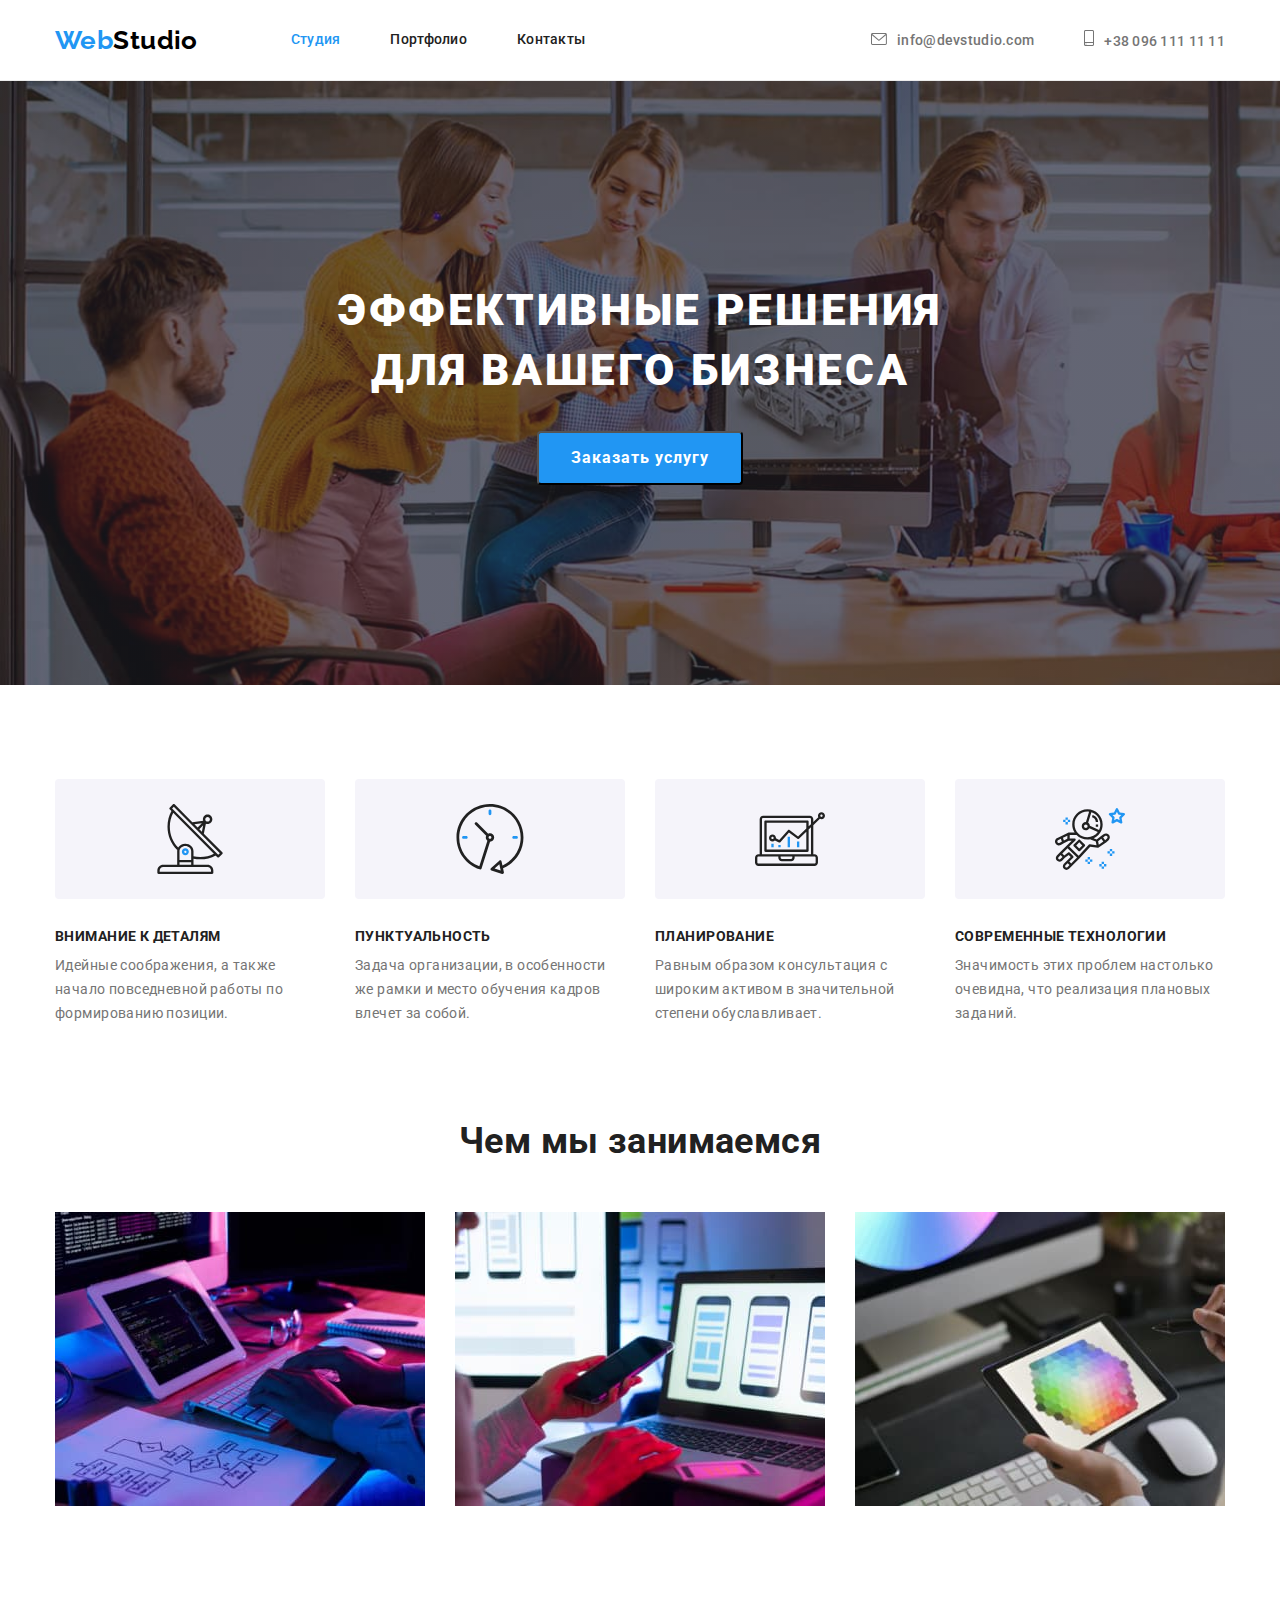
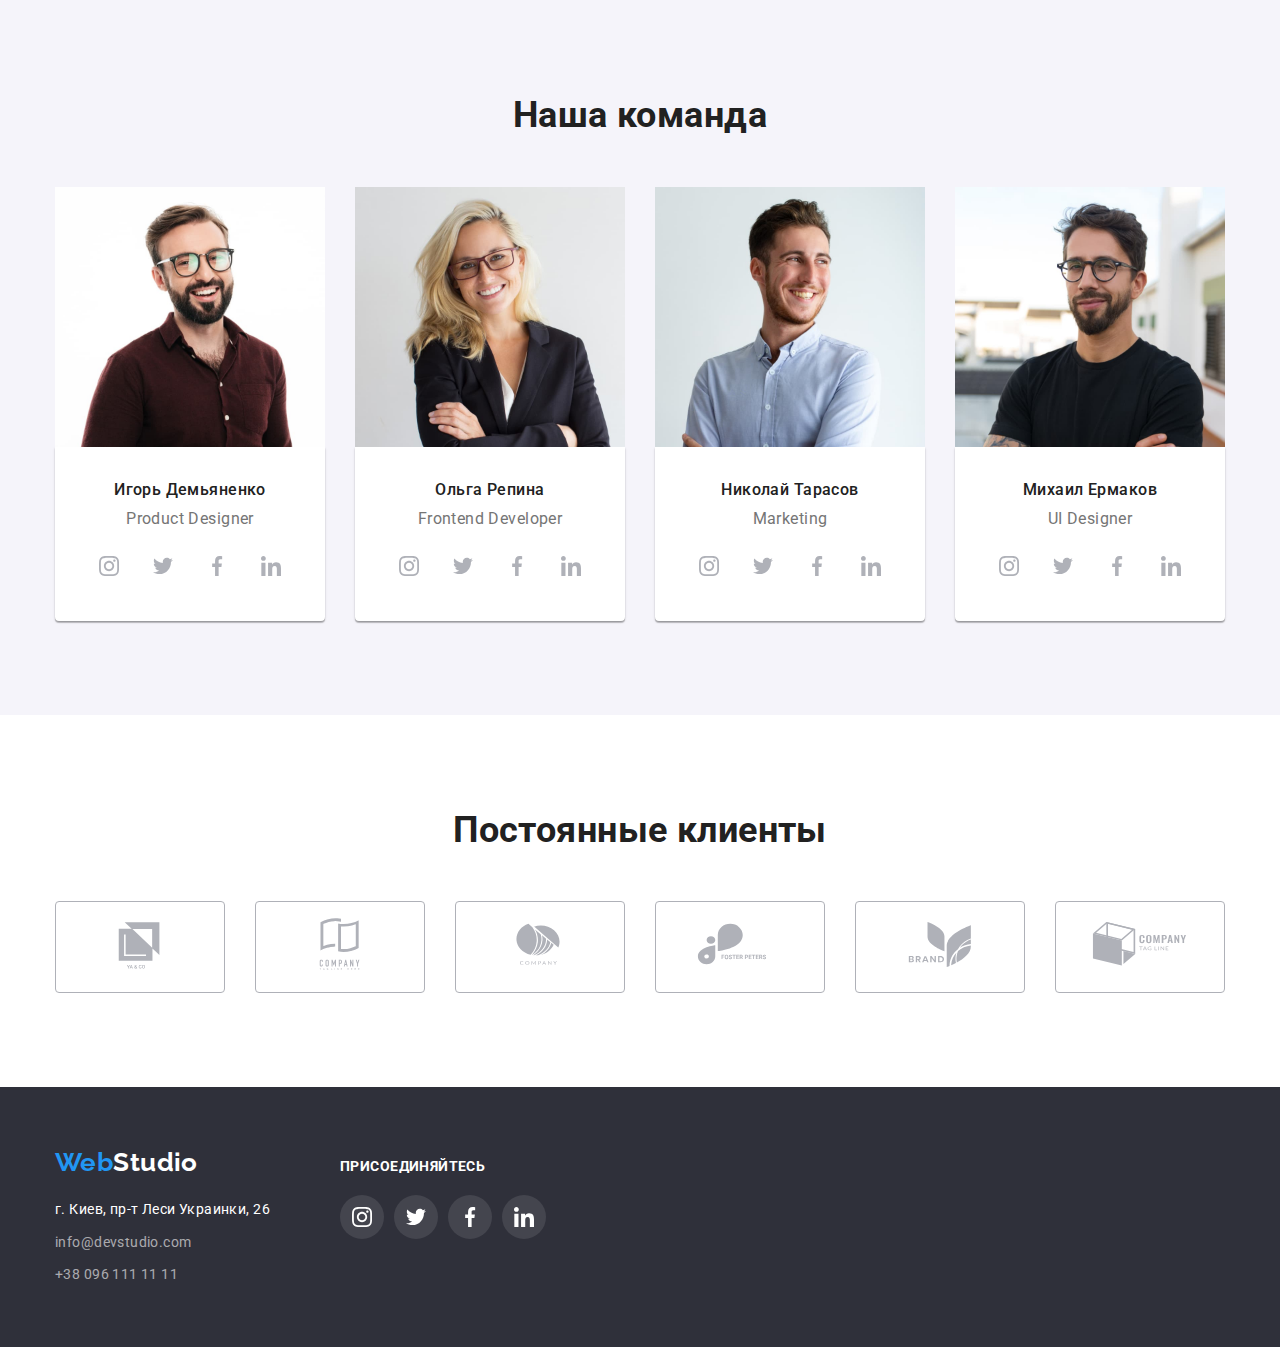
<file: index.html>
<!DOCTYPE html>
<html lang="ru">
    <head>
        <meta charset="UTF-8" />
        <meta http-equiv="X-UA-Compatible" content="IE=edge" />
        <meta name="viewport" content="width=device-width, initial-scale=1.0" />
        <title>Студия</title>
        <link rel="preconnect" href="https://fonts.googleapis.com" />
        <link rel="preconnect" href="https://fonts.gstatic.com" crossorigin />
        <link
            href="https://fonts.googleapis.com/css2?family=Raleway:wght@700&family=Roboto:wght@400;500;700;900&display=swap"
            rel="stylesheet"
        />
        <link
            rel="stylesheet"
            href="https://cdn.jsdelivr.net/npm/modern-normalize@1.1.0/modern-normalize.min.css"
        />
        <link rel="stylesheet" href="./css/styles.css" />
    </head>
    <body>
        <header class="header-section">
            <div class="container page-header-container">
                <nav class="menu">
                    <a lang="en" class="link logo" href=""
                        >Web<span class="logo-color-second">Studio</span>
                    </a>
                    <ul class="list nav-menu">
                        <li class="nav-menu-item">
                            <a
                                class="link menu-link current menu-link-paddings"
                                href=""
                                >Студия</a
                            >
                        </li>
                        <li class="nav-menu-item">
                            <a
                                class="link menu-link menu-link-paddings"
                                href="./portfolio.html"
                                >Портфолио</a
                            >
                        </li>
                        <li class="nav-menu-item">
                            <a class="link menu-link menu-link-paddings" href=""
                                >Контакты</a
                            >
                        </li>
                    </ul>
                </nav>
                <ul class="list contacts-menu">
                    <li class="contacts-menu-item">
                        <a
                            class="link contact-mail menu-link-paddings"
                            href="mailto:info@devstudio.com"
                            ><svg class="envelope" width="16" height="12">
                                <use
                                    href="./images/icons.svg#icon-envelope"
                                ></use></svg
                            >info@devstudio.com</a
                        >
                    </li>
                    <li class="contacts-menu-item">
                        <a
                            class="link contact-tel menu-link-paddings"
                            href="tel:+380961111111"
                            ><svg class="phone" width="10" height="16">
                                <use
                                    href="./images/icons.svg#icon-smartphone"
                                ></use></svg
                            >+38 096 111 11 11</a
                        >
                    </li>
                </ul>
            </div>
        </header>
        <main>
            <section class="hero">
                <div class="container">
                    <h1 class="main-title">
                        Эффективные решения
                        <span>для вашего бизнеса</span>
                    </h1>
                    <button class="order-button" type="button">
                        Заказать услугу
                    </button>
                </div>
            </section>
            <section class="section-paddings">
                <div class="container">
                    <h2 class="visually-hidden">Особенности</h2>
                    <ul class="list features-list">
                        <li class="features-list-item">
                            <div class="features-bg-icons">
                                <svg width="70" height="70">
                                    <use
                                        href="./images/icons.svg#icon-antenna"
                                    ></use>
                                </svg>
                            </div>
                            <h3 class="features-subtitle">
                                Внимание к деталям
                            </h3>
                            <p class="features-text">
                                Идейные соображения, а также начало повседневной
                                работы по формированию позиции.
                            </p>
                        </li>
                        <li class="features-list-item">
                            <div class="features-bg-icons">
                                <svg width="70" height="70">
                                    <use
                                        href="./images/icons.svg#icon-clock"
                                    ></use>
                                </svg>
                            </div>
                            <h3 class="features-subtitle">Пунктуальность</h3>
                            <p class="features-text">
                                Задача организации, в особенности же рамки и
                                место обучения кадров влечет за собой.
                            </p>
                        </li>
                        <li class="features-list-item">
                            <div class="features-bg-icons">
                                <svg width="70" height="70">
                                    <use
                                        href="./images/icons.svg#icon-diagram"
                                    ></use>
                                </svg>
                            </div>
                            <h3 class="features-subtitle">Планирование</h3>
                            <p class="features-text">
                                Равным образом консультация с широким активом в
                                значительной степени обуславливает.
                            </p>
                        </li>
                        <li class="features-list-item">
                            <div class="features-bg-icons">
                                <svg width="70" height="70">
                                    <use
                                        href="./images/icons.svg#icon-astronaut"
                                    ></use>
                                </svg>
                            </div>
                            <h3 class="features-subtitle">
                                Современные технологии
                            </h3>
                            <p class="features-text">
                                Значимость этих проблем настолько очевидна, что
                                реализация плановых заданий.
                            </p>
                        </li>
                    </ul>
                </div>
            </section>
            <section class="occupation-paddings">
                <div class="container">
                    <h2 class="section-title">Чем мы занимаемся</h2>

                    <ul class="list occupation-list">
                        <li class="occupation-list-item">
                            <img
                                src="images/box-1.jpg"
                                alt="руки человека работающего с клавиатурой перед планшетом"
                                width="370"
                            />
                        </li>
                        <li class="occupation-list-item">
                            <img
                                src="images/box-2.jpg"
                                alt="руки человека работающего за ноут-буком"
                                width="370"
                            />
                        </li>
                        <li class="occupation-list-item">
                            <img
                                src="images/box-3.jpg"
                                alt="планшет в руках человека"
                                width="370"
                            />
                        </li>
                    </ul>
                </div>
            </section>
            <section class="team-section section-paddings">
                <div class="container">
                    <h2 class="section-title">Наша команда</h2>
                    <ul class="list team-list">
                        <li>
                            <img
                                class="team-photos"
                                src="images/img-1.jpg"
                                alt="Фото Игоря Демьяненко"
                                width="270"
                            />
                            <div class="team-card-wrapper">
                                <h3 class="team-members">Игорь Демьяненко</h3>
                                <p class="team-text" lang="en">
                                    Product Designer
                                </p>
                                <ul class="list social-list">
                                    <li>
                                        <a class="social-list-link" href="">
                                            <svg
                                                width="20"
                                                height="20"
                                                class="social-list-icon"
                                            >
                                                <use
                                                    href="./images/icons.svg#icon-instagram"
                                                ></use>
                                            </svg>
                                        </a>
                                    </li>
                                    <li>
                                        <a class="social-list-link" href=""
                                            ><svg
                                                class="social-list-icon"
                                                width="20"
                                                height="20"
                                            >
                                                <use
                                                    href="./images/icons.svg#icon-twitter"
                                                ></use></svg
                                        ></a>
                                    </li>
                                    <li>
                                        <a class="social-list-link" href=""
                                            ><svg
                                                class="social-list-icon"
                                                width="20"
                                                height="20"
                                            >
                                                <use
                                                    href="./images/icons.svg#icon-facebook"
                                                ></use></svg
                                        ></a>
                                    </li>
                                    <li>
                                        <a class="social-list-link" href=""
                                            ><svg
                                                class="social-list-icon"
                                                width="20"
                                                height="20"
                                            >
                                                <use
                                                    href="./images/icons.svg#icon-linkedin"
                                                ></use></svg
                                        ></a>
                                    </li>
                                </ul>
                            </div>
                        </li>
                        <li>
                            <img
                                class="team-photos"
                                src="images/img-2.jpg"
                                alt="Фото Ольги Репиной"
                                width="270"
                            />
                            <div class="team-card-wrapper">
                                <h3 class="team-members">Ольга Репина</h3>
                                <p class="team-text" lang="en">
                                    Frontend Developer
                                </p>
                                <ul class="list social-list">
                                    <li>
                                        <a class="social-list-link" href="">
                                            <svg
                                                width="20"
                                                height="20"
                                                class="social-list-icon"
                                            >
                                                <use
                                                    href="./images/icons.svg#icon-instagram"
                                                ></use>
                                            </svg>
                                        </a>
                                    </li>
                                    <li>
                                        <a class="social-list-link" href=""
                                            ><svg
                                                class="social-list-icon"
                                                width="20"
                                                height="20"
                                            >
                                                <use
                                                    href="./images/icons.svg#icon-twitter"
                                                ></use></svg
                                        ></a>
                                    </li>
                                    <li>
                                        <a class="social-list-link" href=""
                                            ><svg
                                                class="social-list-icon"
                                                width="20"
                                                height="20"
                                            >
                                                <use
                                                    href="./images/icons.svg#icon-facebook"
                                                ></use></svg
                                        ></a>
                                    </li>
                                    <li>
                                        <a class="social-list-link" href=""
                                            ><svg
                                                class="social-list-icon"
                                                width="20"
                                                height="20"
                                            >
                                                <use
                                                    href="./images/icons.svg#icon-linkedin"
                                                ></use></svg
                                        ></a>
                                    </li>
                                </ul>
                            </div>
                        </li>
                        <li>
                            <img
                                class="team-photos"
                                src="images/img-3.jpg"
                                alt="Фото Николая Тарасова"
                                width="270"
                            />
                            <div class="team-card-wrapper">
                                <h3 class="team-members">Николай Тарасов</h3>
                                <p class="team-text" lang="en">Marketing</p>
                                <ul class="list social-list">
                                    <li>
                                        <a class="social-list-link" href="">
                                            <svg
                                                width="20"
                                                height="20"
                                                class="social-list-icon"
                                            >
                                                <use
                                                    href="./images/icons.svg#icon-instagram"
                                                ></use>
                                            </svg>
                                        </a>
                                    </li>
                                    <li>
                                        <a class="social-list-link" href=""
                                            ><svg
                                                class="social-list-icon"
                                                width="20"
                                                height="20"
                                            >
                                                <use
                                                    href="./images/icons.svg#icon-twitter"
                                                ></use></svg
                                        ></a>
                                    </li>
                                    <li>
                                        <a class="social-list-link" href=""
                                            ><svg
                                                class="social-list-icon"
                                                width="20"
                                                height="20"
                                            >
                                                <use
                                                    href="./images/icons.svg#icon-facebook"
                                                ></use></svg
                                        ></a>
                                    </li>
                                    <li>
                                        <a class="social-list-link" href=""
                                            ><svg
                                                class="social-list-icon"
                                                width="20"
                                                height="20"
                                            >
                                                <use
                                                    href="./images/icons.svg#icon-linkedin"
                                                ></use></svg
                                        ></a>
                                    </li>
                                </ul>
                            </div>
                        </li>
                        <li>
                            <img
                                class="team-photos"
                                src="images/img-4.jpg"
                                alt="Фото Михаила Ермакова"
                                width="270"
                            />
                            <div class="team-card-wrapper">
                                <h3 class="team-members">Михаил Ермаков</h3>
                                <p class="team-text" lang="en">UI Designer</p>
                                <ul class="list social-list">
                                    <li>
                                        <a class="social-list-link" href="">
                                            <svg
                                                width="20"
                                                height="20"
                                                class="social-list-icon"
                                            >
                                                <use
                                                    href="./images/icons.svg#icon-instagram"
                                                ></use>
                                            </svg>
                                        </a>
                                    </li>
                                    <li>
                                        <a class="social-list-link" href=""
                                            ><svg
                                                class="social-list-icon"
                                                width="20"
                                                height="20"
                                            >
                                                <use
                                                    href="./images/icons.svg#icon-twitter"
                                                ></use></svg
                                        ></a>
                                    </li>
                                    <li>
                                        <a class="social-list-link" href=""
                                            ><svg
                                                class="social-list-icon"
                                                width="20"
                                                height="20"
                                            >
                                                <use
                                                    href="./images/icons.svg#icon-facebook"
                                                ></use></svg
                                        ></a>
                                    </li>
                                    <li>
                                        <a class="social-list-link" href=""
                                            ><svg
                                                class="social-list-icon"
                                                width="20"
                                                height="20"
                                            >
                                                <use
                                                    href="./images/icons.svg#icon-linkedin"
                                                ></use></svg
                                        ></a>
                                    </li>
                                </ul>
                            </div>
                        </li>
                    </ul>
                </div>
            </section>
            <section class="section-paddings">
                <div class="container">
                    <h2 class="section-title">Постоянные клиенты</h2>
                    <ul class="list clients-list">
                        <li class="clients-list-item">
                            <a class="clients-list-link" href="">
                                <svg class="clients-icon">
                                    <use
                                        href="./images/icons.svg#icon-logo-1"
                                    ></use>
                                </svg>
                            </a>
                        </li>
                        <li class="clients-list-item">
                            <a class="clients-list-link" href="">
                                <svg class="clients-icon">
                                    <use
                                        href="./images/icons.svg#icon-logo-2"
                                    ></use>
                                </svg>
                            </a>
                        </li>

                        <li class="clients-list-item">
                            <a class="clients-list-link" href="">
                                <svg class="clients-icon">
                                    <use
                                        href="./images/icons.svg#icon-logo-3"
                                    ></use>
                                </svg>
                            </a>
                        </li>
                        <li class="clients-list-item">
                            <a class="clients-list-link" href="">
                                <svg class="clients-icon">
                                    <use
                                        href="./images/icons.svg#icon-logo-4"
                                    ></use>
                                </svg>
                            </a>
                        </li>
                        <li class="clients-list-item">
                            <a class="clients-list-link" href="">
                                <svg class="clients-icon">
                                    <use
                                        href="./images/icons.svg#icon-logo-5"
                                    ></use>
                                </svg>
                            </a>
                        </li>
                        <li class="clients-list-item">
                            <a class="clients-list-link" href="">
                                <svg class="clients-icon">
                                    <use
                                        href="./images/icons.svg#icon-logo-6"
                                    ></use>
                                </svg>
                            </a>
                        </li>
                    </ul>
                </div>
            </section>
        </main>
        <footer class="section-footer">
            <div class="container futer-conteiner">
                <div class="futer-conteiner-part">
                    <a lang="en" class="link logo logo-futer" href=""
                        >Web<span class="logo-color-on-dark">Studio</span>
                    </a>
                    <address>
                        <ul class="list contact-list">
                            <li class="contact-list-item">
                                <a
                                    class="link address-item"
                                    href="https://goo.gl/maps/ThC7kSxC5snsgzDNA"
                                    target="_blank"
                                    rel="noopener noreferrer"
                                    >г. Киев, пр-т Леси Украинки, 26</a
                                >
                            </li>
                            <li class="contact-list-item">
                                <a
                                    class="link contact-item"
                                    href="mailto:info@devstudio.com"
                                    >info@devstudio.com</a
                                >
                            </li>
                            <li class="contact-list-item">
                                <a
                                    class="link contact-item"
                                    href="tel:+380961111111"
                                    >+38 096 111 11 11</a
                                >
                            </li>
                        </ul>
                    </address>
                </div>
                <div>
                    <h2 class="futer-subtitle">присоединяйтесь</h2>
                    <ul class="list social-list">
                        <li>
                            <a class="futer-social-list-link" href="">
                                <svg
                                    width="20"
                                    height="20"
                                    class="futer-social-list-icon"
                                >
                                    <use
                                        href="./images/icons.svg#icon-instagram"
                                    ></use>
                                </svg>
                            </a>
                        </li>
                        <li>
                            <a class="futer-social-list-link" href=""
                                ><svg
                                    class="futer-social-list-icon"
                                    width="20"
                                    height="20"
                                >
                                    <use
                                        href="./images/icons.svg#icon-twitter"
                                    ></use></svg
                            ></a>
                        </li>
                        <li>
                            <a class="futer-social-list-link" href=""
                                ><svg
                                    class="futer-social-list-icon"
                                    width="20"
                                    height="20"
                                >
                                    <use
                                        href="./images/icons.svg#icon-facebook"
                                    ></use></svg
                            ></a>
                        </li>
                        <li>
                            <a class="futer-social-list-link" href=""
                                ><svg
                                    class="futer-social-list-icon"
                                    width="20"
                                    height="20"
                                >
                                    <use
                                        href="./images/icons.svg#icon-linkedin"
                                    ></use></svg
                            ></a>
                        </li>
                    </ul>
                </div>
            </div>
        </footer>
    </body>
</html>
</file>
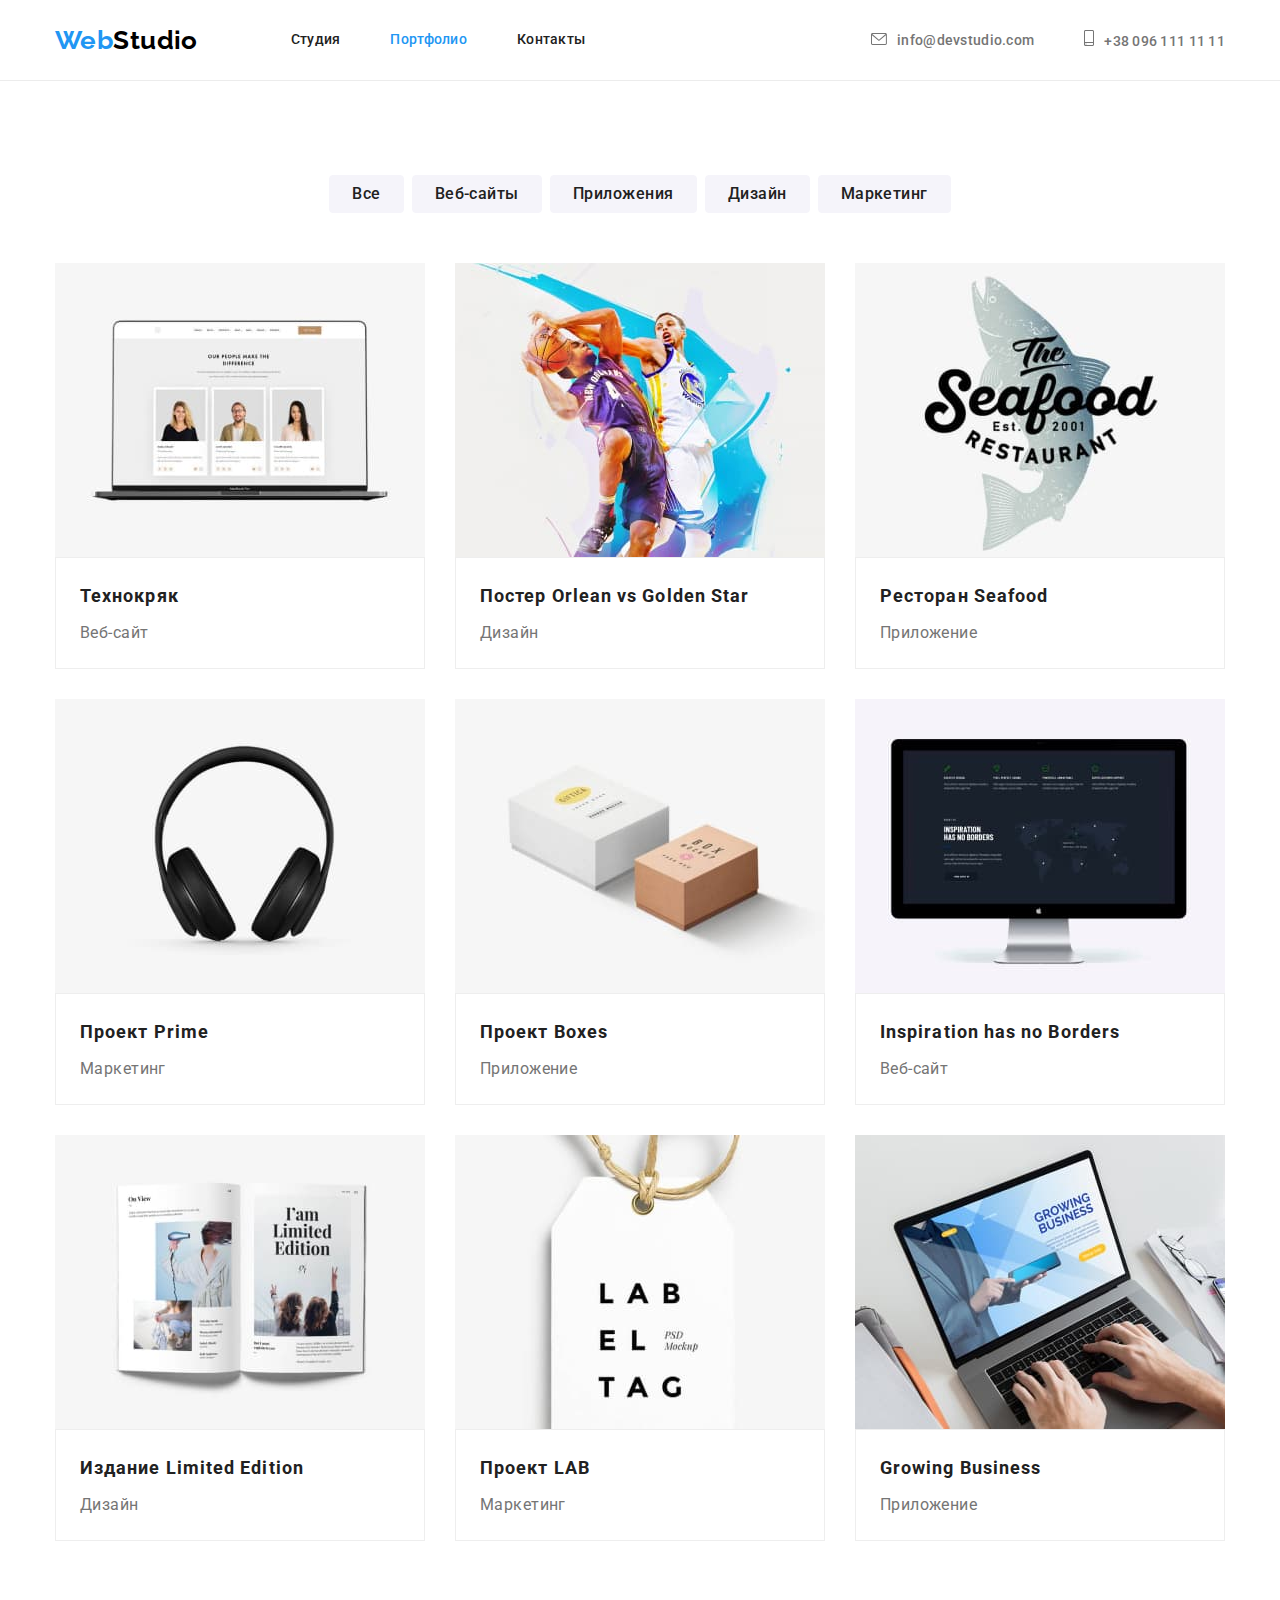
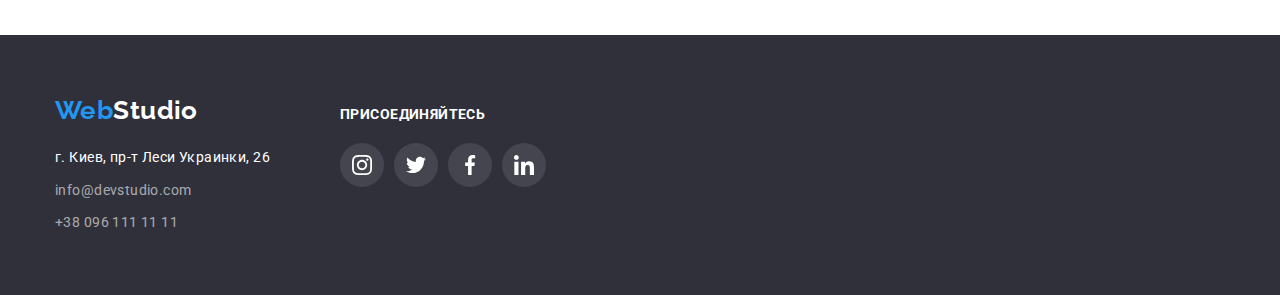
<file: portfolio.html>
<!DOCTYPE html>
<html lang="ru">
    <head>
        <meta charset="UTF-8" />
        <meta http-equiv="X-UA-Compatible" content="IE=edge" />
        <meta name="viewport" content="width=device-width, initial-scale=1.0" />
        <title>Portfolio</title>
        <link rel="preconnect" href="https://fonts.googleapis.com" />
        <link rel="preconnect" href="https://fonts.gstatic.com" crossorigin />
        <link
            href="https://fonts.googleapis.com/css2?family=Raleway:wght@700&family=Roboto:wght@400;500;700;900&display=swap"
            rel="stylesheet"
        />
        <link
            rel="stylesheet"
            href="https://cdn.jsdelivr.net/npm/modern-normalize@1.1.0/modern-normalize.min.css"
        />
        <link rel="stylesheet" href="./css/styles.css" />
    </head>
    <body>
        <header class="header-section">
            <div class="container page-header-container">
                <nav class="menu">
                    <a lang="en" class="link logo" href=""
                        >Web<span class="logo-color-second">Studio</span></a
                    >
                    <ul class="list nav-menu">
                        <li class="nav-menu-item">
                            <a
                                class="link menu-link menu-link-paddings"
                                href="./index.html"
                                >Студия</a
                            >
                        </li>
                        <li class="nav-menu-item">
                            <a
                                class="link menu-link current menu-link-paddings"
                                href=""
                                >Портфолио</a
                            >
                        </li>
                        <li class="nav-menu-item">
                            <a class="link menu-link menu-link-paddings" href=""
                                >Контакты</a
                            >
                        </li>
                    </ul>
                </nav>
                <ul class="list contacts-menu">
                    <li class="contacts-menu-item">
                        <a
                            class="link contact-mail menu-link-paddings"
                            href="mailto:info@devstudio.com"
                            ><svg class="envelope" width="16" height="12">
                                <use
                                    href="./images/icons.svg#icon-envelope"
                                ></use></svg
                            >info@devstudio.com</a
                        >
                    </li>
                    <li class="contacts-menu-item">
                        <a
                            class="link contact-tel menu-link-paddings"
                            href="tel:+380961111111"
                            ><svg class="phone" width="10" height="16">
                                <use
                                    href="./images/icons.svg#icon-smartphone"
                                ></use></svg
                            >+38 096 111 11 11</a
                        >
                    </li>
                </ul>
            </div>
        </header>
        <main>
            <section class="section-paddings">
                <div class="container">
                    <h1 class="visually-hidden">Перечень проектов</h1>
                    <ul class="list filter-list">
                        <li class="filter-list-item">
                            <button class="filter" type="button">Все</button>
                        </li>
                        <li class="filter-list-item">
                            <button class="filter" type="button">
                                Веб-сайты
                            </button>
                        </li>
                        <li class="filter-list-item">
                            <button class="filter" type="button">
                                Приложения
                            </button>
                        </li>
                        <li class="filter-list-item">
                            <button class="filter" type="button">Дизайн</button>
                        </li>
                        <li class="filter-list-item">
                            <button class="filter" type="button">
                                Маркетинг
                            </button>
                        </li>
                    </ul>
                    <ul class="list project-list">
                        <li class="project-list-item">
                            <a class="link project-list-link" href="">
                                <img
                                    src="images/img-pf1.jpg"
                                    alt="страница сайта на экране ноут-бука"
                                    width="370"
                                />
                                <div class="project-list-card">
                                    <h2 class="project-title">Технокряк</h2>
                                    <p class="project-description">Веб-сайт</p>
                                </div>
                            </a>
                        </li>
                        <li class="project-list-item">
                            <a class="link project-list-link" href="">
                                <img
                                    src="images/img-pf2.jpg"
                                    alt="два баскетболиста борятся за мяч"
                                    width="370"
                                />
                                <div class="project-list-card">
                                    <h2 class="project-title">
                                        Постер
                                        <span lang="en"
                                            >Orlean vs Golden Star</span
                                        >
                                    </h2>
                                    <p class="project-description">Дизайн</p>
                                </div>
                            </a>
                        </li>
                        <li class="project-list-item">
                            <a class="link project-list-link" href="">
                                <img
                                    src="images/img-pf3.jpg"
                                    alt="логотип ресторана морепродуктов"
                                    width="370"
                                />
                                <div class="project-list-card">
                                    <h2 class="project-title">
                                        Ресторан <span lang="en">Seafood</span>
                                    </h2>
                                    <p class="project-description">
                                        Приложение
                                    </p>
                                </div>
                            </a>
                        </li>
                        <li class="project-list-item">
                            <a class="link project-list-link" href="">
                                <img
                                    src="images/img-pf4.jpg"
                                    alt="наушники"
                                    width="370"
                                />
                                <div class="project-list-card">
                                    <h2 class="project-title">
                                        Проект <span lang="en">Prime</span>
                                    </h2>
                                    <p class="project-description">Маркетинг</p>
                                </div>
                            </a>
                        </li>
                        <li class="project-list-item">
                            <a class="link project-list-link" href="">
                                <img
                                    src="images/img-pf5.jpg"
                                    alt="две коробочки"
                                    width="370"
                                />
                                <div class="project-list-card">
                                    <h2 class="project-title">
                                        Проект <span lang="en">Boxes</span>
                                    </h2>
                                    <p class="project-description">
                                        Приложение
                                    </p>
                                </div>
                            </a>
                        </li>
                        <li class="project-list-item">
                            <a class="link project-list-link" href="">
                                <img
                                    src="images/img-pf6.jpg"
                                    alt="монитор компьютера"
                                    width="370"
                                />
                                <div class="project-list-card">
                                    <h2 class="project-title" lang="en">
                                        Inspiration has no Borders
                                    </h2>
                                    <p class="project-description">Веб-сайт</p>
                                </div>
                            </a>
                        </li>
                        <li class="project-list-item">
                            <a class="link project-list-link" href="">
                                <img
                                    src="images/img-pf7.jpg"
                                    alt="разворот журнала"
                                    width="370"
                                />
                                <div class="project-list-card">
                                    <h2 class="project-title">
                                        Издание
                                        <span lang="en">Limited Edition</span>
                                    </h2>
                                    <p class="project-description">Дизайн</p>
                                </div>
                            </a>
                        </li>
                        <li class="project-list-item">
                            <a class="link project-list-link" href="">
                                <img
                                    src="images/img-pf8.jpg"
                                    alt="ярлык товара"
                                    width="370"
                                />
                                <div class="project-list-card">
                                    <h2 class="project-title">
                                        Проект <span lang="en">LAB</span>
                                    </h2>
                                    <p class="project-description">Маркетинг</p>
                                </div>
                            </a>
                        </li>
                        <li class="project-list-item">
                            <a class="link project-list-link" href="">
                                <img
                                    src="images/img-pf9.jpg"
                                    alt="открытый ноут-бук"
                                    width="370"
                                />
                                <div class="project-list-card">
                                    <h2 class="project-title" lang="en">
                                        Growing Business
                                    </h2>
                                    <p class="project-description">
                                        Приложение
                                    </p>
                                </div>
                            </a>
                        </li>
                    </ul>
                </div>
            </section>
        </main>
        <footer class="section-footer">
            <div class="container futer-conteiner">
                <div class="futer-conteiner-part">
                    <a lang="en" class="link logo logo-futer" href=""
                        >Web<span class="logo-color-on-dark">Studio</span></a
                    >
                    <address>
                        <ul class="list contact-list">
                            <li class="contact-list-item">
                                <a
                                    class="link address-item"
                                    href="https://goo.gl/maps/ThC7kSxC5snsgzDNA"
                                    target="_blank"
                                    rel="noopener noreferrer"
                                    >г. Киев, пр-т Леси Украинки, 26</a
                                >
                            </li>
                            <li class="contact-list-item">
                                <a
                                    class="link contact-item"
                                    href="mailto:info@devstudio.com"
                                    >info@devstudio.com</a
                                >
                            </li>
                            <li class="contact-list-item">
                                <a
                                    class="link contact-item"
                                    href="tel:+380961111111"
                                    >+38 096 111 11 11</a
                                >
                            </li>
                        </ul>
                    </address>
                </div>
                <div>
                    <h2 class="futer-subtitle">присоединяйтесь</h2>
                    <ul class="list social-list">
                        <li>
                            <a class="futer-social-list-link" href="">
                                <svg
                                    width="20"
                                    height="20"
                                    class="futer-social-list-icon"
                                >
                                    <use
                                        href="./images/icons.svg#icon-instagram"
                                    ></use>
                                </svg>
                            </a>
                        </li>
                        <li>
                            <a class="futer-social-list-link" href=""
                                ><svg
                                    class="futer-social-list-icon"
                                    width="20"
                                    height="20"
                                >
                                    <use
                                        href="./images/icons.svg#icon-twitter"
                                    ></use></svg
                            ></a>
                        </li>
                        <li>
                            <a class="futer-social-list-link" href=""
                                ><svg
                                    class="futer-social-list-icon"
                                    width="20"
                                    height="20"
                                >
                                    <use
                                        href="./images/icons.svg#icon-facebook"
                                    ></use></svg
                            ></a>
                        </li>
                        <li>
                            <a class="futer-social-list-link" href=""
                                ><svg
                                    class="futer-social-list-icon"
                                    width="20"
                                    height="20"
                                >
                                    <use
                                        href="./images/icons.svg#icon-linkedin"
                                    ></use></svg
                            ></a>
                        </li>
                    </ul>
                </div>
            </div>
        </footer>
    </body>
</html>
</file>
<file: css/styles.css>
:root {
    --main-font: 'Roboto', sans-serif;
    --second-font: 'Raleway', sans-serif;
    --logo-color: #000000;
    --font-color-subtitle: #212121;
    --font-color-text: #757575;
    --font-color-on-dark: #ffffff;
    --font-color-contacts-futer: rgba(255, 255, 255, 0.6);
    --color-selected: #2196f3;
    --background-color-main: #ffffff;
    --background-dark: #2f303a;
    --background-light: #f5f4fa;
    --background-button-hover: #188ce8;
}
h1,
h2,
h3,
p {
    margin-top: 0;
    margin-bottom: 0;
}

ul {
    margin: 0;
    padding-left: 0;
}

img {
    display: block;
    max-width: 100%;
    height: auto;
}

.list {
    list-style: none;
}
.link {
    text-decoration: none;
}
body {
    font-family: var(--main-font);
    font-size: 14px;
    letter-spacing: 0.03em;
    background-color: var(--background-color-main);
}

.container {
    width: 1200px;
    padding-left: 15px;
    padding-right: 15px;
    margin-left: auto;
    margin-right: auto;
}
.section-paddings {
    padding-top: 94px;
    padding-bottom: 94px;
}
/*---------------------- HEADER------------------------*/
.header-section {
    border-bottom: 1px solid #ececec;
}
.page-header-container {
    display: flex;
    align-items: center;
    justify-content: space-between;
}

.menu,
.nav-menu,
.contacts-menu,
.features-list,
.team-list,
.occupation-list,
.social-list {
    display: flex;
    align-items: center;
}

.logo {
    font-family: var(--second-font);
    font-weight: 700;
    font-size: 26px;
    line-height: 1.19;

    color: var(--color-selected);

    margin-right: 93px;
}
.logo-color-second {
    color: var(--logo-color);
}
.menu .menu-link.current {
    color: var(--color-selected);
}

.menu-link {
    font-weight: 500;
    line-height: 1.14;
    letter-spacing: 0.02em;

    color: var(--font-color-subtitle);
    display: block;
}

.menu-link-paddings {
    padding-top: 32px;
    padding-bottom: 32px;
}

.nav-menu-item:not(:last-child),
.contacts-menu-item:not(:last-child) {
    margin-right: 50px;
}
.envelope,
.phone {
    margin-right: 10px;
    fill: currentColor;
}

.contact-mail,
.contact-tel {
    font-weight: 500;
    line-height: 1.14;
    letter-spacing: 0.02em;

    color: var(--font-color-text);
}

.contact-mail {
    margin-left: auto;
}

.menu-link:hover,
.menu-link:focus,
.contact-mail:hover,
.contact-mail:focus,
.contact-tel:hover,
.contact-tel:focus {
    color: var(--color-selected);
}
/*--------------/HEADER-------------*/
/*--------------HERO----------------*/
.hero {
    background-color: #c4c4c4;
    padding: 200px 0;
    background-image: linear-gradient(
            rgba(47, 48, 58, 0.4),
            rgba(47, 48, 58, 0.4)
        ),
        url(../images/bg-img.jpg);
    background-size: cover;
}

.main-title {
    max-width: 650px;
    margin: 0 auto;
    font-weight: 900;
    font-size: 44px;
    line-height: 1.36;
    text-align: center;
    letter-spacing: 0.06em;
    text-transform: uppercase;

    color: var(--font-color-on-dark);

    margin-bottom: 30px;
}
.order-button {
    font-family: inherit;
    font-weight: 700;
    font-size: 16px;
    line-height: 1.87;
    letter-spacing: 0.06em;

    color: var(--font-color-on-dark);
    cursor: pointer;
    background-color: var(--color-selected);
    padding: 10px 32px;
    border-radius: 4px;
    display: block;
    margin-left: auto;
    margin-right: auto;
}
.order-button:hover,
.order-button:focus {
    color: var(--font-color-on-dark);
    background-color: var(--background-button-hover);
}
/*-----------------/HERO-----------------*/
/*-------------- FEATURES----------------*/
.visually-hidden {
    position: absolute;
    white-space: nowrap;
    width: 1px;
    height: 1px;
    margin: -1px;
    clip: rect(0 0 0 0);
}

.features-list-item:not(:last-child) {
    margin-right: 30px;
}

.features-bg-icons {
    display: flex;
    width: 270px;
    height: 120px;
    background-color: #f5f4fa;
    justify-content: center;
    align-items: center;
    margin-bottom: 30px;
    border-radius: 4px;
}

.features-subtitle {
    font-size: 14px;
    font-weight: 700;
    line-height: 1.14;
    text-transform: uppercase;
    color: var(--font-color-subtitle);
    margin-bottom: 10px;
}
.features-text {
    line-height: 1.71;

    color: var(--font-color-text);
}
/*-------------/FEATURES------------------*/
/*------------- OCCUPATION ---------------*/
.occupation-paddings {
    padding-top: 0;
    padding-bottom: 94px;
}
.section-title {
    font-weight: 700;
    font-size: 36px;
    line-height: 1.17;
    text-align: center;

    color: var(--font-color-subtitle);

    margin-bottom: 50px;
}

.occupation-list-item:not(:last-child) {
    margin-right: 30px;
}

/*---------------/OCCUPATION----------------*/
/*--------------- TEAM----------------------*/
/* заголовок секции имеет класс аналогичный заголовку предыдущей секции*/
.team-section {
    background-color: var(--background-light);
}
.team-list {
    gap: 30px;
}

.team-members {
    font-weight: 500;
    font-size: 16px;
    line-height: 1.19;

    color: var(--font-color-subtitle);
    margin-bottom: 10px;
}
.team-text {
    font-size: 16px;
    line-height: 1.19;

    color: var(--font-color-text);
    margin-bottom: 16px;
}
.team-card-wrapper {
    padding-top: 30px;
    padding-bottom: 30px;
    text-align: center;
    background-color: var(--background-color-main);
    border: solid #ffffff;
    border-bottom-right-radius: 4px;
    border-bottom-left-radius: 4px;
    box-shadow: 0 2px 1px rgba(0, 0, 0, 0.2), 0 1px 1px rgba(0, 0, 0, 0.14),
        0 1px 3px rgba(0, 0, 0, 0.12);
}
.social-list {
    justify-content: center;
    gap: 10px;
}
.social-list-link {
    display: flex;
    width: 44px;
    height: 44px;
    justify-content: center;
    align-items: center;
    background-color: rgba(255, 255, 255, 1);
    border-radius: 50%;
}
.social-list-link:hover,
.social-list-link:focus {
    background-color: var(--color-selected);
}
.social-list-link:hover .social-list-icon,
.social-list-link:focus .social-list-icon {
    fill: #ffffff;
}

.social-list-icon {
    fill: #afb1b8;
}

/*----------------/TEAM------------------*/

/*----------------CLIENTS----------------*/
.clients-list-link {
    display: block;
}

.clients-icon {
    width: 106px;
    height: 60px;
    fill: #afb1b8;
}

.clients-list {
    display: flex;
    gap: 30px;
}
.clients-list-item {
    width: 170px;
    height: 92px;
    display: flex;
    justify-content: center;
    align-items: center;
    border: 1px solid rgba(175, 177, 184, 1);
    border-radius: 4px;
}
.clients-list-item:hover,
.clients-list-item:focus {
    border: 1px solid var(--color-selected);
}

.clients-list-item:hover .clients-icon,
.clients-list-item:focus .clients-icon {
    fill: var(--color-selected);
}
/*-----------------/CLIENTS--------------*/
/*----------------- FUTER----------------*/
.logo-futer {
    margin-bottom: 20px;
    margin-right: 0;
    display: block;
}
.logo-color-on-dark {
    color: var(--font-color-on-dark);
}
.section-footer {
    background-color: var(--background-dark);
    padding-top: 60px;
    padding-bottom: 60px;
}
.contact-list {
    line-height: 1.71;
    font-style: normal;
}
.contact-list-item:not(:last-child) {
    margin-bottom: 9px;
}
.address-item {
    color: var(--font-color-on-dark);
}
.contact-item {
    color: var(--font-color-contacts-futer);
}
.contact-item:hover,
.contact-item:focus,
.address-item:hover,
.address-item:focus {
    color: var(--color-selected);
}
.futer-subtitle {
    font-size: 14px;
    font-weight: 700;
    line-height: 1.14;
    text-transform: uppercase;
    color: var(--font-color-on-dark);
    margin-bottom: 20px;
}
.futer-conteiner {
    display: flex;
    align-items: baseline;
}
.futer-conteiner-part:not(:last-child) {
    margin-right: 70px;
}

.futer-social-list-link {
    display: flex;
    width: 44px;
    height: 44px;
    justify-content: center;
    align-items: center;
    background-color: rgba(255, 255, 255, 0.1);
    border-radius: 50%;
}
.futer-social-list-icon {
    fill: #fff;
}
.futer-social-list-link:hover,
.futer-social-list-link:focus {
    background-color: var(--color-selected);
}
/*----------------- /FUTER----------------*/

/*-----------------PORTFOLIO PROJECTS------------*/
.filter {
    font-family: inherit;

    font-weight: 500;
    font-size: 16px;
    line-height: 1.62ch;
    letter-spacing: 0.03em;
    display: block;
    padding: 6px 22px;
    min-height: 38px;
    color: var(--font-color-subtitle);
    border: 1px solid var(--background-light);
    border-radius: 4px;

    cursor: pointer;
    background-color: var(--background-light);
}
.filter:hover,
.filter:focus {
    color: var(--font-color-on-dark);
    background-color: var(--color-selected);
    border: 1px solid var(--color-selected);
    box-shadow: 0 2px 2px 0 rgba(0, 0, 0, 0.12), 0 1px 2px 0 rgba(0, 0, 0, 0.08),
        0 3px 1px 0 rgba(0, 0, 0, 0.1);
}

.filter-list {
    display: flex;
    justify-content: center;
    margin-bottom: 50px;
}
.filter-list-item:not(:last-child) {
    margin-right: 8px;
}

.project-list {
    display: flex;
    flex-wrap: wrap;
    gap: 30px;
}
.project-list-item {
    flex-basis: calc((100% - 2 * 30px) / 3);
}
.project-list-link {
    display: block;
}
.project-list-link:hover,
.project-list-link:focus {
    box-shadow: 1px 4px 6px 0 rgba(0, 0, 0, 0.16),
        0 4px 4px 0 rgba(0, 0, 0, 0.06);
}
.project-list-card {
    padding: 20px 24px;
    border: 1px solid #eeeeee;
}

.project-title {
    font-weight: 700;
    font-size: 18px;
    line-height: 2;
    letter-spacing: 0.06em;

    color: var(--font-color-subtitle);

    margin-bottom: 4px;
}
.project-description {
    font-size: 16px;
    line-height: 1.87;

    color: var(--font-color-text);
}
</file>
